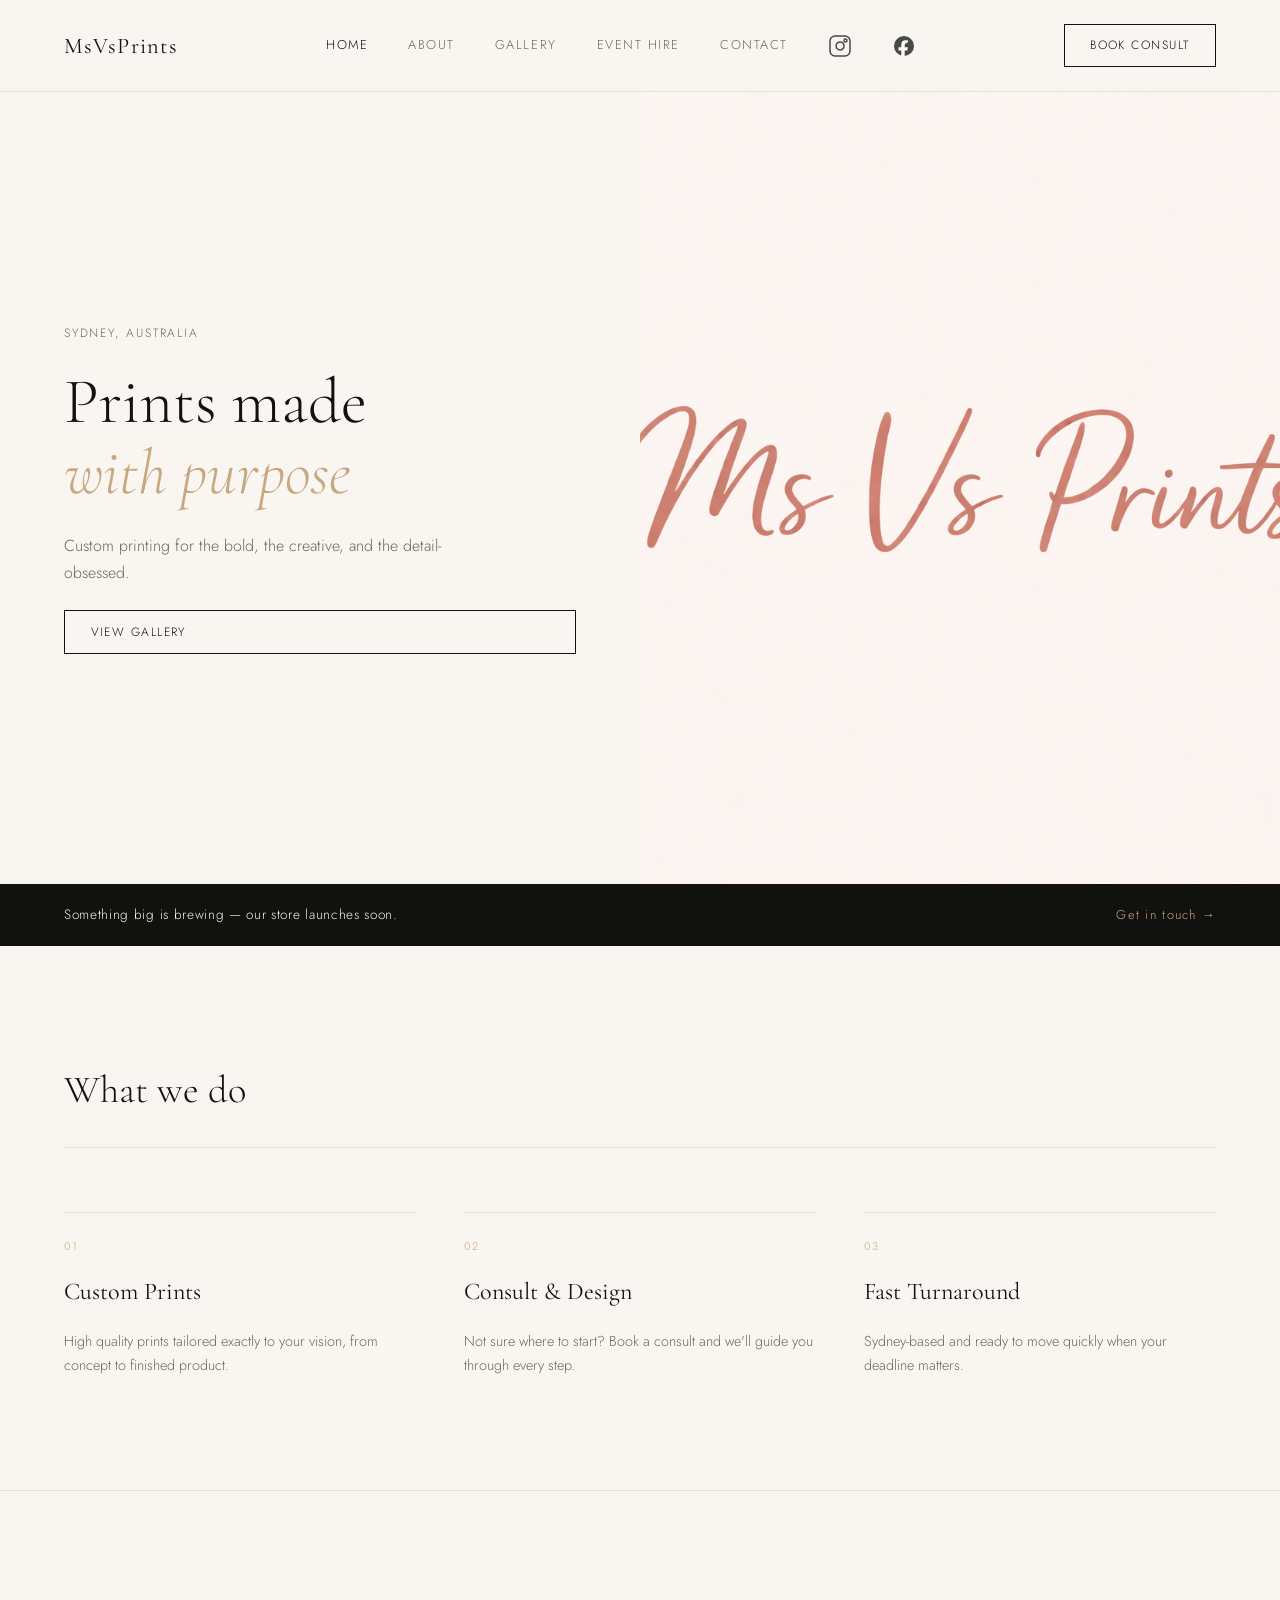
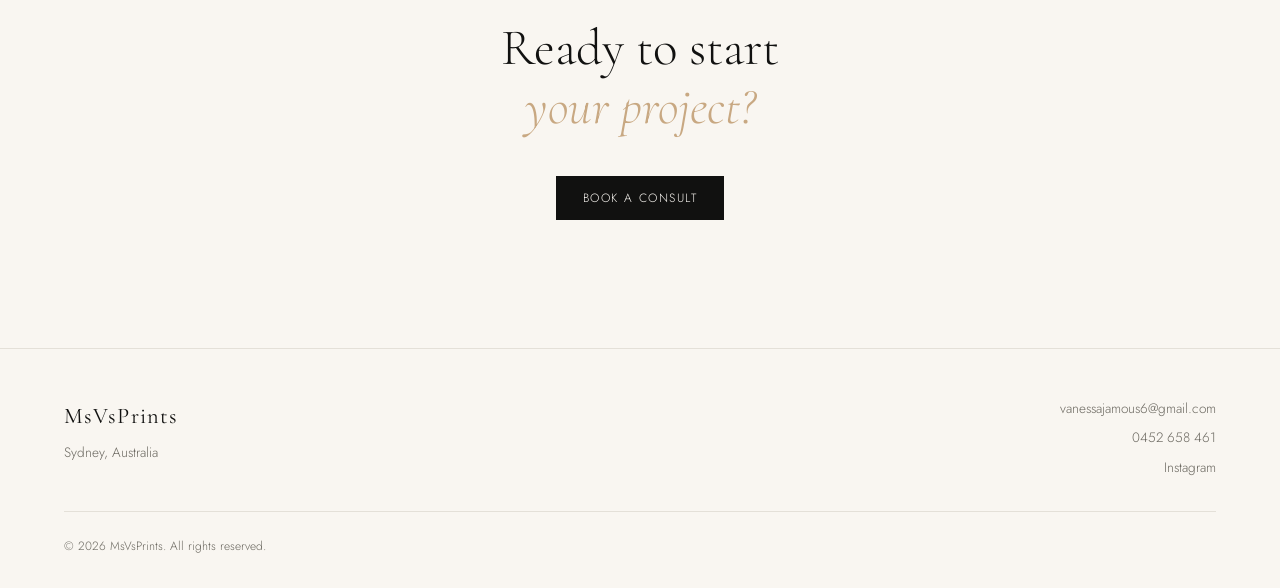
<file: index.html>
<!DOCTYPE html>
<html lang="en">
<head>
  <meta charset="UTF-8" />
  <meta name="viewport" content="width=device-width, initial-scale=1.0" />
  <title>MsVsPrints</title>
  <link rel="stylesheet" href="style.css" />
  <link href="https://fonts.googleapis.com/css2?family=Cormorant+Garamond:ital,wght@0,300;0,400;1,300&family=Jost:wght@300;400;500&display=swap" rel="stylesheet" />
</head>
<body>

  <!-- NAV -->
  <header class="nav">
    <a href="index.html" class="logo">MsVsPrints</a>
    <nav>
      <a href="index.html" class="active">Home</a>
      <a href="pages/about.html">About</a>
      <a href="pages/gallery.html">Gallery</a>
      <a href="pages/event-hire.html">Event Hire</a>
      <a href="pages/contact.html">Contact</a>
      <a href="https://www.instagram.com/msvsprints/" target="_blank" class="social-icon" title="Instagram"><img src="instagram-icon.svg" alt="Instagram" style="height: 24px; width: 24px; display: inline;" /></a>
      <a href="https://www.facebook.com/profile.php?id=61572029797765" target="_blank" class="social-icon" title="Facebook"><img src="facebook-icon.svg" alt="Facebook" style="height: 24px; width: 24px; display: inline;" /></a>
    </nav>
    <a href="pages/contact.html" class="btn">Book Consult</a>
  </header>

  <!-- HERO -->
  <section class="hero">
    <div class="hero-text">
      <span class="hero-eyebrow">Sydney, Australia</span>
      <h1>Prints made<br /><em>with purpose</em></h1>
      <p>Custom printing for the bold, the creative, and the detail-obsessed.</p>
      <a href="pages/gallery.html" class="btn">View Gallery</a>
    </div>
    <div class="hero-image">
      <img src="main%20images/Main.png" alt="MsVsPrints" />
    </div>
  </section>

  <!-- INTRO STRIP -->
  <section class="strip">
    <p>Something big is brewing — our store launches soon.</p>
    <a href="pages/contact.html">Get in touch →</a>
  </section>

  <!-- SERVICES -->
  <section class="services">
    <h2>What we do</h2>
    <div class="services-grid">
      <div class="service-card">
        <span class="service-num">01</span>
        <h3>Custom Prints</h3>
        <p>High quality prints tailored exactly to your vision, from concept to finished product.</p>
      </div>
      <div class="service-card">
        <span class="service-num">02</span>
        <h3>Consult & Design</h3>
        <p>Not sure where to start? Book a consult and we'll guide you through every step.</p>
      </div>
      <div class="service-card">
        <span class="service-num">03</span>
        <h3>Fast Turnaround</h3>
        <p>Sydney-based and ready to move quickly when your deadline matters.</p>
      </div>
    </div>
  </section>

  <!-- CTA -->
  <section class="cta">
    <h2>Ready to start<br /><em>your project?</em></h2>
    <a href="pages/contact.html" class="btn btn-dark">Book a Consult</a>
  </section>

  <!-- FOOTER -->
  <footer class="footer">
    <div class="footer-left">
      <span class="logo">MsVsPrints</span>
      <p>Sydney, Australia</p>
    </div>
    <div class="footer-right">
      <a href="mailto:vanessajamous6@gmail.com">vanessajamous6@gmail.com</a>
      <a href="tel:0452658461">0452 658 461</a>
      <a href="https://www.instagram.com/msvsprints/" target="_blank">Instagram</a>
    </div>
    <div class="footer-bottom">
      <p>© 2026 MsVsPrints. All rights reserved.</p>
    </div>
  </footer>

</body>
</html>
</file>
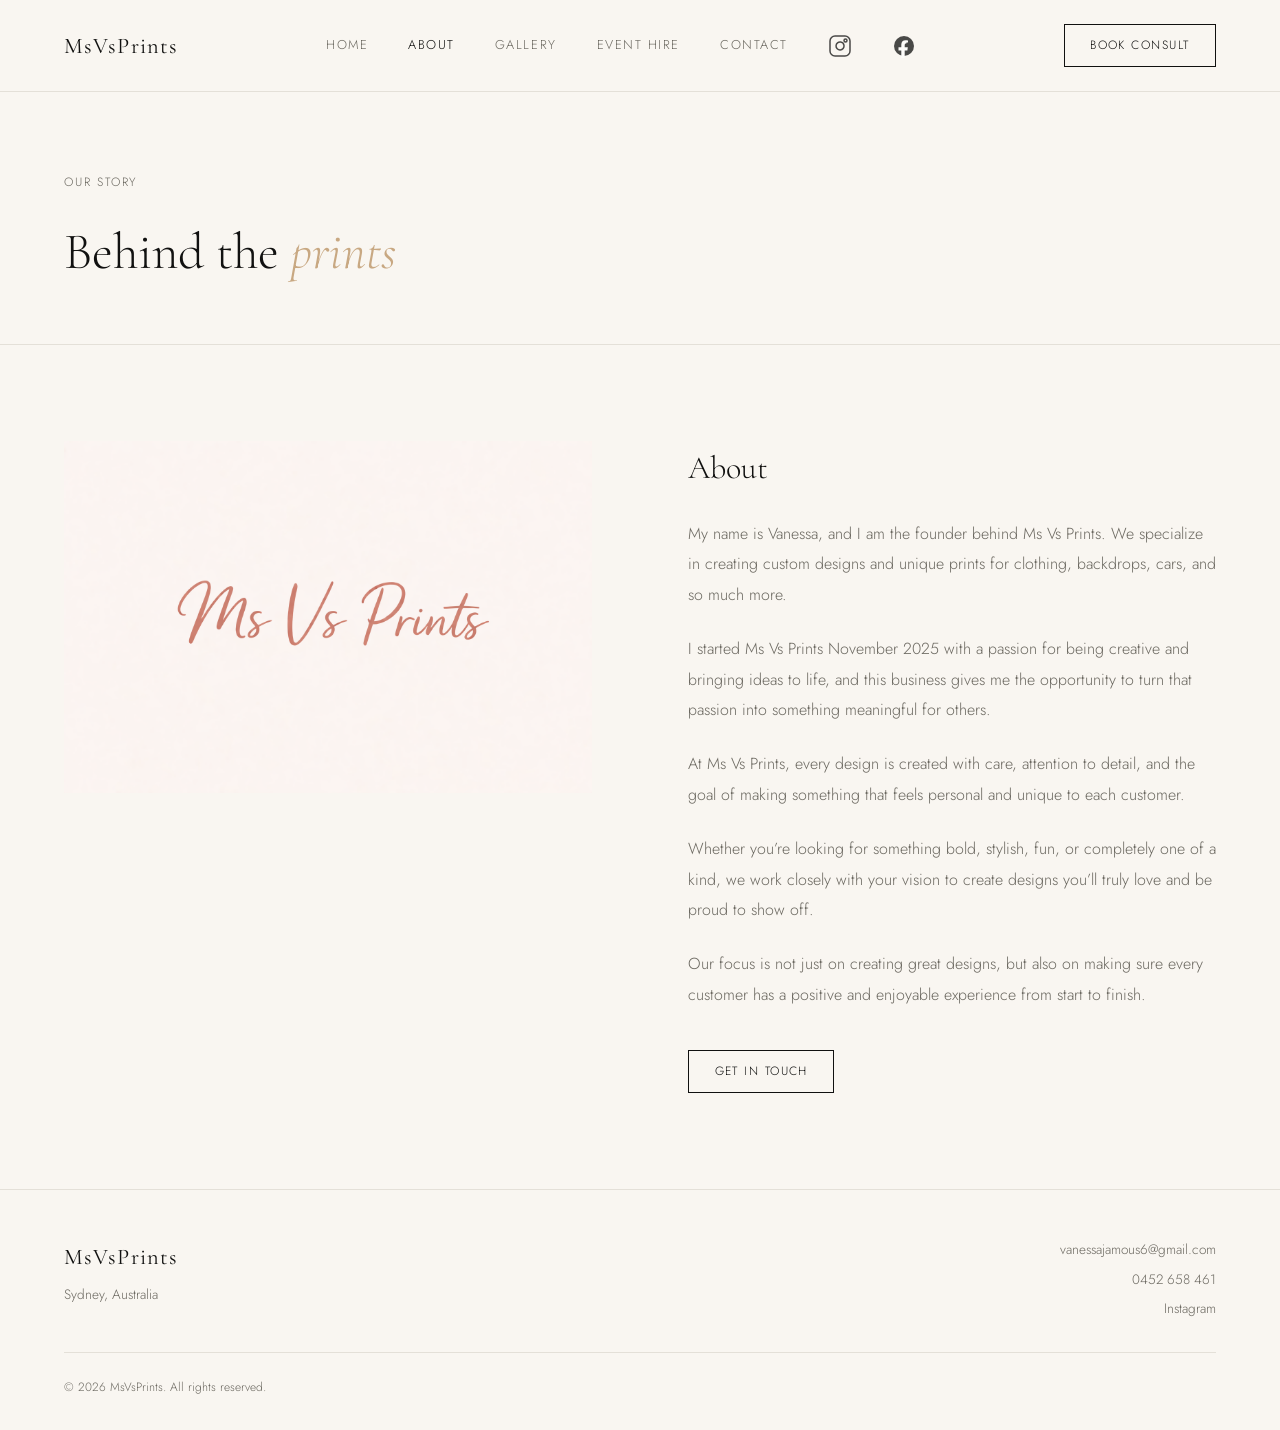
<file: pages/about.html>
<!DOCTYPE html>
<html lang="en">
<head>
  <meta charset="UTF-8" />
  <meta name="viewport" content="width=device-width, initial-scale=1.0" />
  <title>About — MsVsPrints</title>
  <link rel="stylesheet" href="../style.css" />
  <link href="https://fonts.googleapis.com/css2?family=Cormorant+Garamond:ital,wght@0,300;0,400;1,300&family=Jost:wght@300;400;500&display=swap" rel="stylesheet" />
</head>
<body>

  <header class="nav">
    <a href="../index.html" class="logo">MsVsPrints</a>
    <nav>
      <a href="../index.html">Home</a>
      <a href="about.html" class="active">About</a>
      <a href="gallery.html">Gallery</a>
      <a href="event-hire.html">Event Hire</a>
      <a href="contact.html">Contact</a>
      <a href="https://www.instagram.com/msvsprints/" target="_blank" class="social-icon" title="Instagram"><img src="../instagram-icon.svg" alt="Instagram" style="height: 24px; width: 24px; display: inline;" /></a>
      <a href="https://www.facebook.com/profile.php?id=61572029797765" target="_blank" class="social-icon" title="Facebook"><img src="../facebook-icon.svg" alt="Facebook" style="height: 24px; width: 24px; display: inline;" /></a>
    </nav>
    <a href="contact.html" class="btn">Book Consult</a>
  </header>

  <section class="page-hero">
    <span>Our Story</span>
    <h1>Behind the <em>prints</em></h1>
  </section>

  <section class="about-body">
    <div class="about-image">
      <img src="../main%20images/Main.png" alt="About MsVsPrints" />
    </div>
    <div class="about-text">
      <h2>About</h2>
      <p>My name is Vanessa, and I am the founder behind Ms Vs Prints. We specialize in creating custom designs and unique prints for clothing, backdrops, cars, and so much more.</p>
      <p>I started Ms Vs Prints November 2025 with a passion for being creative and bringing ideas to life, and this business gives me the opportunity to turn that passion into something meaningful for others.</p>
      <p>At Ms Vs Prints, every design is created with care, attention to detail, and the goal of making something that feels personal and unique to each customer.</p>
      <p>Whether you’re looking for something bold, stylish, fun, or completely one of a kind, we work closely with your vision to create designs you’ll truly love and be proud to show off.</p>
      <p>Our focus is not just on creating great designs, but also on making sure every customer has a positive and enjoyable experience from start to finish.</p>
      <a href="contact.html" class="btn" style="align-self: flex-start; margin-top: 1rem;">Get in touch</a>
    </div>
  </section>

  <footer class="footer">
    <div class="footer-left">
      <span class="logo">MsVsPrints</span>
      <p>Sydney, Australia</p>
    </div>
    <div class="footer-right">
      <a href="mailto:vanessajamous6@gmail.com">vanessajamous6@gmail.com</a>
      <a href="tel:0452658461">0452 658 461</a>
      <a href="https://www.instagram.com/msvsprints/" target="_blank">Instagram</a>
    </div>
    <div class="footer-bottom">
      <p>© 2026 MsVsPrints. All rights reserved.</p>
    </div>
  </footer>

</body>
</html>
</file>
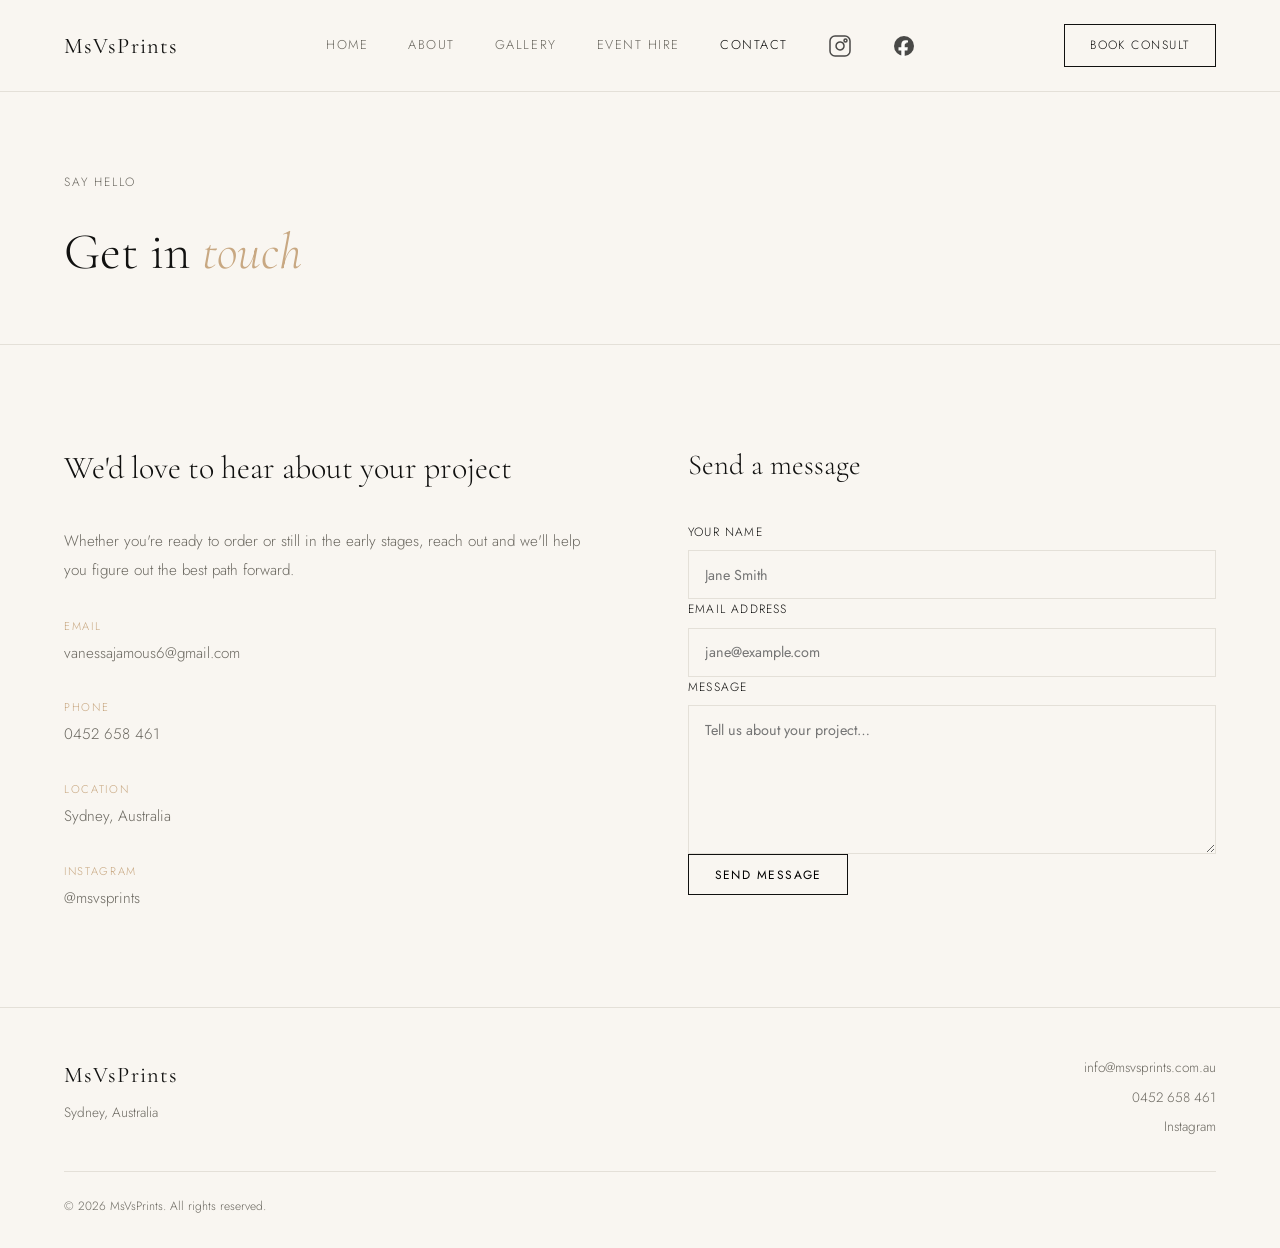
<file: pages/contact.html>
<!DOCTYPE html>
<html lang="en">
<head>
  <meta charset="UTF-8" />
  <meta name="viewport" content="width=device-width, initial-scale=1.0" />
  <title>Contact — MsVsPrints</title>
  <link rel="stylesheet" href="../style.css" />
  <link href="https://fonts.googleapis.com/css2?family=Cormorant+Garamond:ital,wght@0,300;0,400;1,300&family=Jost:wght@300;400;500&display=swap" rel="stylesheet" />
</head>
<body>

  <header class="nav">
    <a href="../index.html" class="logo">MsVsPrints</a>
    <nav>
      <a href="../index.html">Home</a>
      <a href="about.html">About</a>
      <a href="gallery.html">Gallery</a>
      <a href="event-hire.html">Event Hire</a>
      <a href="contact.html" class="active">Contact</a>
      <a href="https://www.instagram.com/msvsprints/" target="_blank" class="social-icon" title="Instagram"><img src="../instagram-icon.svg" alt="Instagram" style="height: 24px; width: 24px; display: inline;" /></a>
      <a href="https://www.facebook.com/profile.php?id=61572029797765" target="_blank" class="social-icon" title="Facebook"><img src="../facebook-icon.svg" alt="Facebook" style="height: 24px; width: 24px; display: inline;" /></a>
    </nav>
    <a href="contact.html" class="btn">Book Consult</a>
  </header>

  <section class="page-hero">
    <span>Say Hello</span>
    <h1>Get in <em>touch</em></h1>
  </section>

  <section class="contact-body">

    <div class="contact-info">
      <h2>We'd love to hear about your project</h2>
      <p style="color: var(--mid); font-size: 0.95rem; line-height: 1.9;">
        Whether you're ready to order or still in the early stages, reach out and we'll help you figure out the best path forward.
      </p>

      <div class="contact-detail">
        <label>Email</label>
        <a href="mailto:vanessajamous6@gmail.com">vanessajamous6@gmail.com</a>
      </div>

      <div class="contact-detail">
        <label>Phone</label>
        <a href="tel:0452658461">0452 658 461</a>
      </div>

      <div class="contact-detail">
        <label>Location</label>
        <p>Sydney, Australia</p>
      </div>

      <div class="contact-detail">
        <label>Instagram</label>
        <a href="https://www.instagram.com/msvsprints/" target="_blank">@msvsprints</a>
      </div>
    </div>

    <div class="contact-form">
      <h2 style="font-family: var(--font-display); font-size: 1.8rem; font-weight: 300; margin-bottom: 0.5rem;">Send a message</h2>

      <form action="https://api.web3forms.com/submit" method="POST">
        <input type="hidden" name="access_key" value="249f1e2e-d82d-4de8-a16a-f8799330c7d9" />

        <div class="form-group">
          <label for="name">YOUR NAME</label>
          <input type="text" id="name" name="name" placeholder="Jane Smith" required />
        </div>

        <div class="form-group">
          <label for="email">EMAIL ADDRESS</label>
          <input type="email" id="email" name="email" placeholder="jane@example.com" required />
        </div>

        <div class="form-group">
          <label for="message">MESSAGE</label>
          <textarea id="message" name="message" rows="6" placeholder="Tell us about your project…" required></textarea>
        </div>

        <button type="submit" class="btn" style="align-self: flex-start; background: none; font-family: var(--font-body);">SEND MESSAGE</button>

      </form>
    </div>

  </section>

  <footer class="footer">
    <div class="footer-left">
      <span class="logo">MsVsPrints</span>
      <p>Sydney, Australia</p>
    </div>
    <div class="footer-right">
      <a href="mailto:info@msvsprints.com.au">info@msvsprints.com.au</a>
      <a href="tel:0452658461">0452 658 461</a>
      <a href="https://www.instagram.com/msvsprints/" target="_blank">Instagram</a>
    </div>
    <div class="footer-bottom">
      <p>© 2026 MsVsPrints. All rights reserved.</p>
    </div>
  </footer>

</body>
</html>
</file>
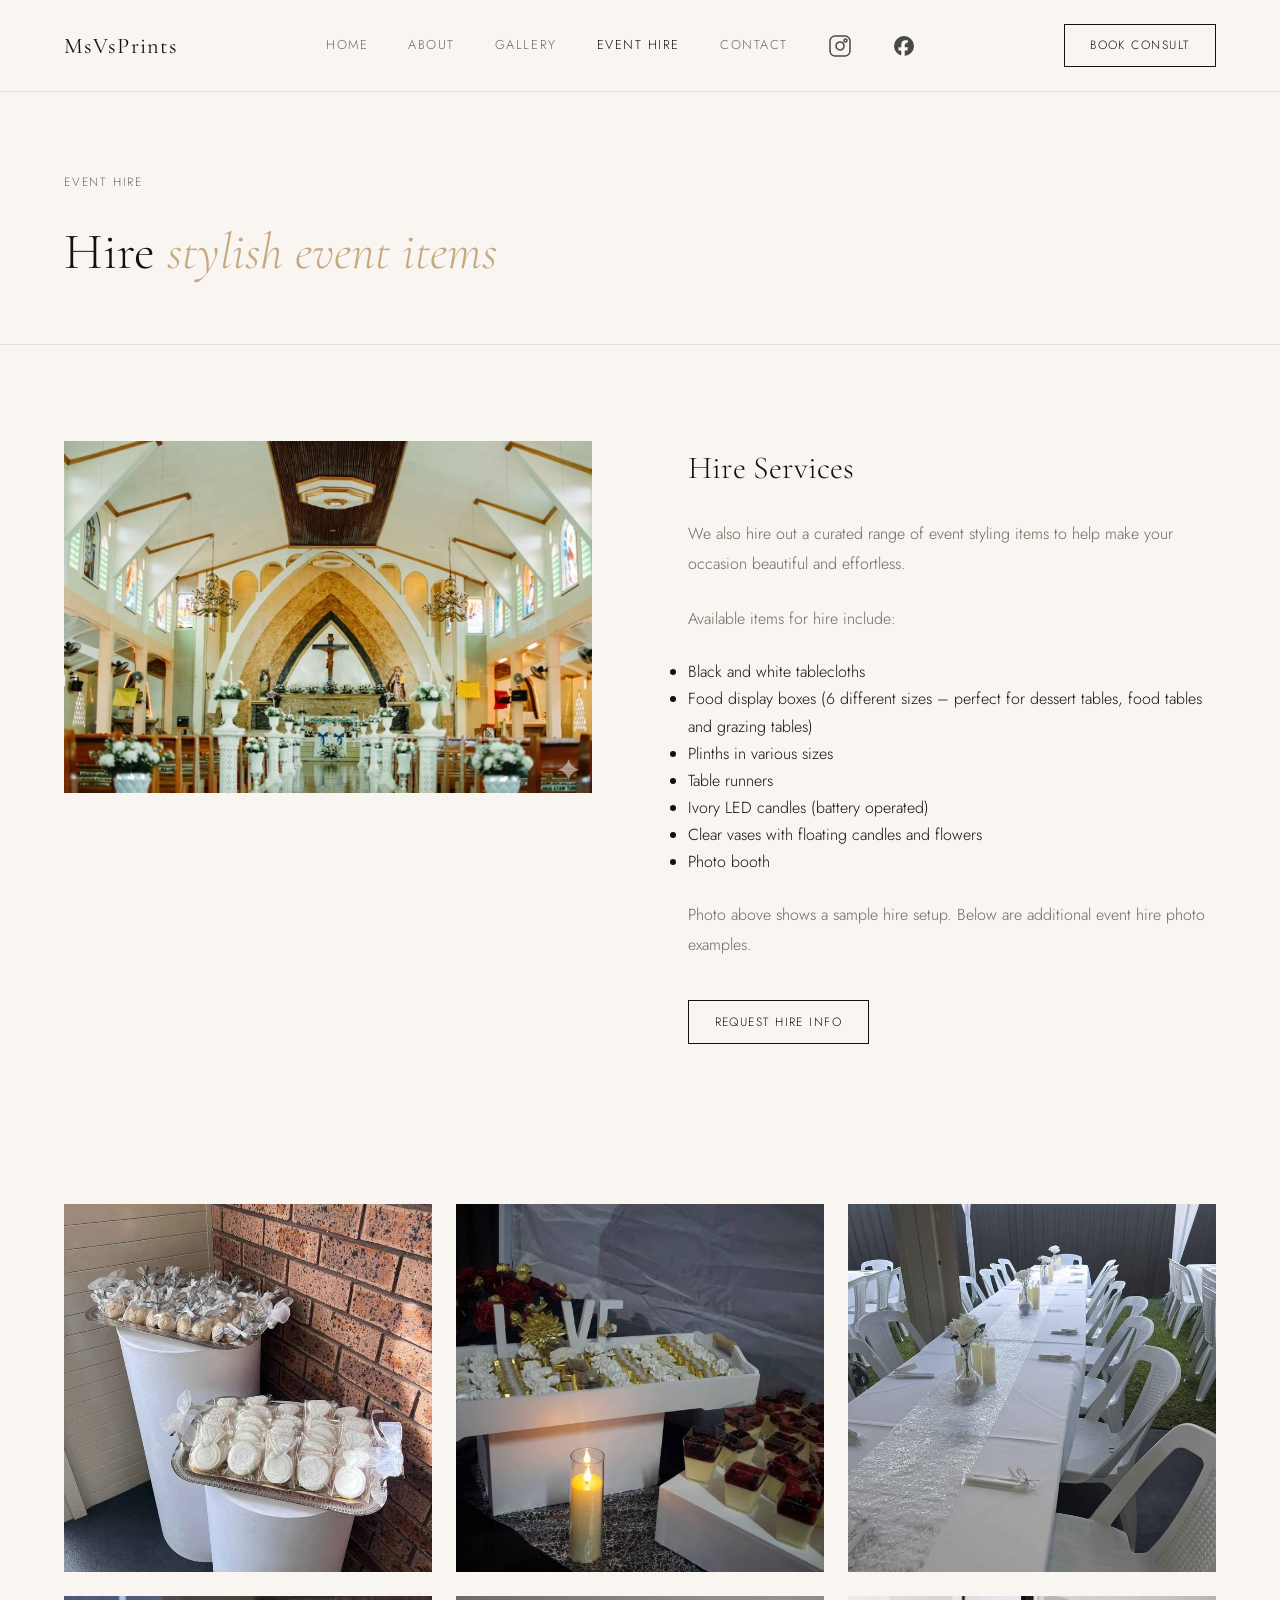
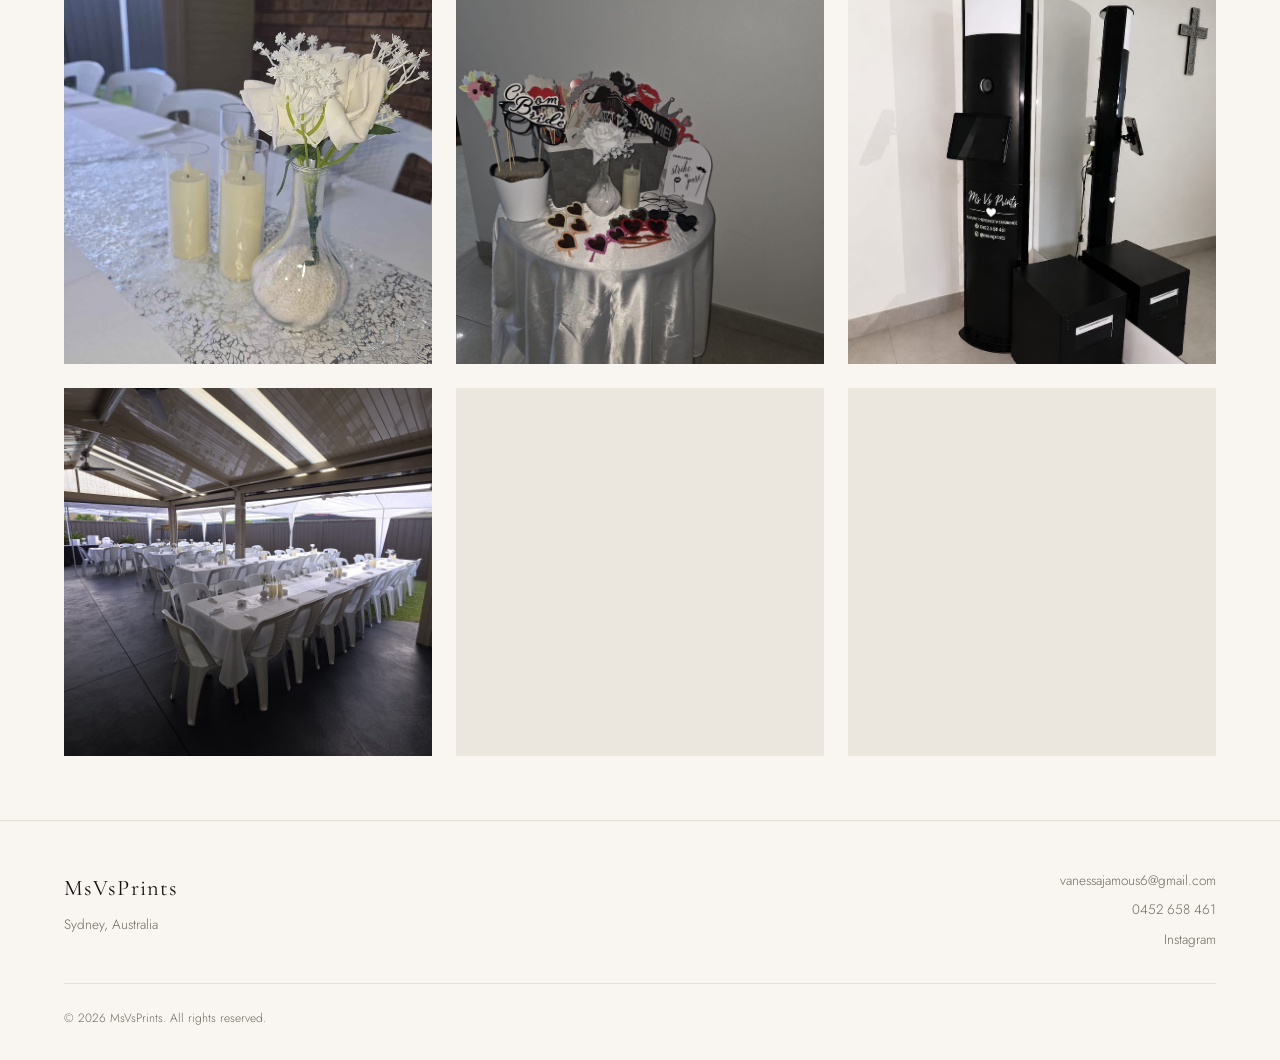
<file: pages/event-hire.html>
<!DOCTYPE html>
<html lang="en">
<head>
  <meta charset="UTF-8" />
  <meta name="viewport" content="width=device-width, initial-scale=1.0" />
  <title>Event Hire — MsVsPrints</title>
  <link rel="stylesheet" href="../style.css" />
  <link href="https://fonts.googleapis.com/css2?family=Cormorant+Garamond:ital,wght@0,300;0,400;1,300&family=Jost:wght@300;400;500&display=swap" rel="stylesheet" />
</head>
<body>

  <header class="nav">
    <a href="../index.html" class="logo">MsVsPrints</a>
    <nav>
      <a href="../index.html">Home</a>
      <a href="about.html">About</a>
      <a href="gallery.html">Gallery</a>
      <a href="event-hire.html" class="active">Event Hire</a>
      <a href="contact.html">Contact</a>
      <a href="https://www.instagram.com/msvsprints/" target="_blank" class="social-icon" title="Instagram"><img src="../instagram-icon.svg" alt="Instagram" style="height: 24px; width: 24px; display: inline;" /></a>
      <a href="https://www.facebook.com/profile.php?id=61572029797765" target="_blank" class="social-icon" title="Facebook"><img src="../facebook-icon.svg" alt="Facebook" style="height: 24px; width: 24px; display: inline;" /></a>
    </nav>
    <a href="contact.html" class="btn">Book Consult</a>
  </header>

  <section class="page-hero">
    <span>Event Hire</span>
    <h1>Hire <em>stylish event items</em></h1>
  </section>

  <section class="about-body">
    <div class="about-image">
      <img src="../images/Gemini_Generated_Image_4fwhyx4fwhyx4fwh.png" alt="Event Hire setup" loading="lazy" decoding="async" />
    </div>
    <div class="about-text">
      <h2>Hire Services</h2>
      <p>We also hire out a curated range of event styling items to help make your occasion beautiful and effortless.</p>
      <p>Available items for hire include:</p>
      <ul>
        <li>Black and white tablecloths</li>
        <li>Food display boxes (6 different sizes – perfect for dessert tables, food tables and grazing tables)</li>
        <li>Plinths in various sizes</li>
        <li>Table runners</li>
        <li>Ivory LED candles (battery operated)</li>
        <li>Clear vases with floating candles and flowers</li>
        <li>Photo booth</li>
      </ul>
      <p>Photo above shows a sample hire setup. Below are additional event hire photo examples.</p>
      <a href="contact.html" class="btn" style="align-self: flex-start; margin-top: 1rem;">Request Hire Info</a>
    </div>
  </section>

  <section class="gallery-grid">
    <div class="gallery-item"><img src="../images%20for%20event%20hire/661703967_3422824127894331_6026437288769020729_n.jpg" alt="Event hire setup 1" loading="lazy" decoding="async" width="600" height="600" /></div>
    <div class="gallery-item"><img src="../images%20for%20event%20hire/661711813_1242591707594651_6437275665685562861_n.jpg" alt="Event hire setup 2" loading="lazy" decoding="async" width="600" height="600" /></div>
    <div class="gallery-item"><img src="../images%20for%20event%20hire/662477590_1922872758342363_7994501758622405286_n.jpg" alt="Event hire setup 3" loading="lazy" decoding="async" width="600" height="600" /></div>
    <div class="gallery-item"><img src="../images%20for%20event%20hire/663953112_1628197145126162_2968373386947225956_n.jpg" alt="Event hire setup 4" loading="lazy" decoding="async" width="600" height="600" /></div>
    <div class="gallery-item"><img src="../images%20for%20event%20hire/photo%20booth%20props%20.jpeg" alt="Photo booth props" loading="lazy" decoding="async" width="600" height="600" /></div>
    <div class="gallery-item"><img src="../images%20for%20event%20hire/Screenshot%202026-05-13%20163323.png" alt="Event hire setup screenshot" loading="lazy" decoding="async" width="600" height="600" /></div>
    <div class="gallery-item"><img src="../images%20for%20event%20hire/Tabless.jpeg" alt="Event hire tables" loading="lazy" decoding="async" width="600" height="600" /></div>
    <div class="gallery-item"><img src="../images%20for%20event%20hire/were%20enagaged%20front%20door%20sign%20EDITED.jpeg" alt="Engaged front door sign" loading="lazy" decoding="async" width="600" height="600" /></div>
    <div class="gallery-item"><img src="../images%20for%20event%20hire/Were%20engaged%20backdrop.jpeg" alt="Engaged backdrop" loading="lazy" decoding="async" width="600" height="600" /></div>
  </section>

  <footer class="footer">
    <div class="footer-left">
      <span class="logo">MsVsPrints</span>
      <p>Sydney, Australia</p>
    </div>
    <div class="footer-right">
      <a href="mailto:vanessajamous6@gmail.com">vanessajamous6@gmail.com</a>
      <a href="tel:0452658461">0452 658 461</a>
      <a href="https://www.instagram.com/msvsprints/" target="_blank">Instagram</a>
    </div>
    <div class="footer-bottom">
      <p>© 2026 MsVsPrints. All rights reserved.</p>
    </div>
  </footer>

</body>
</html>
</file>
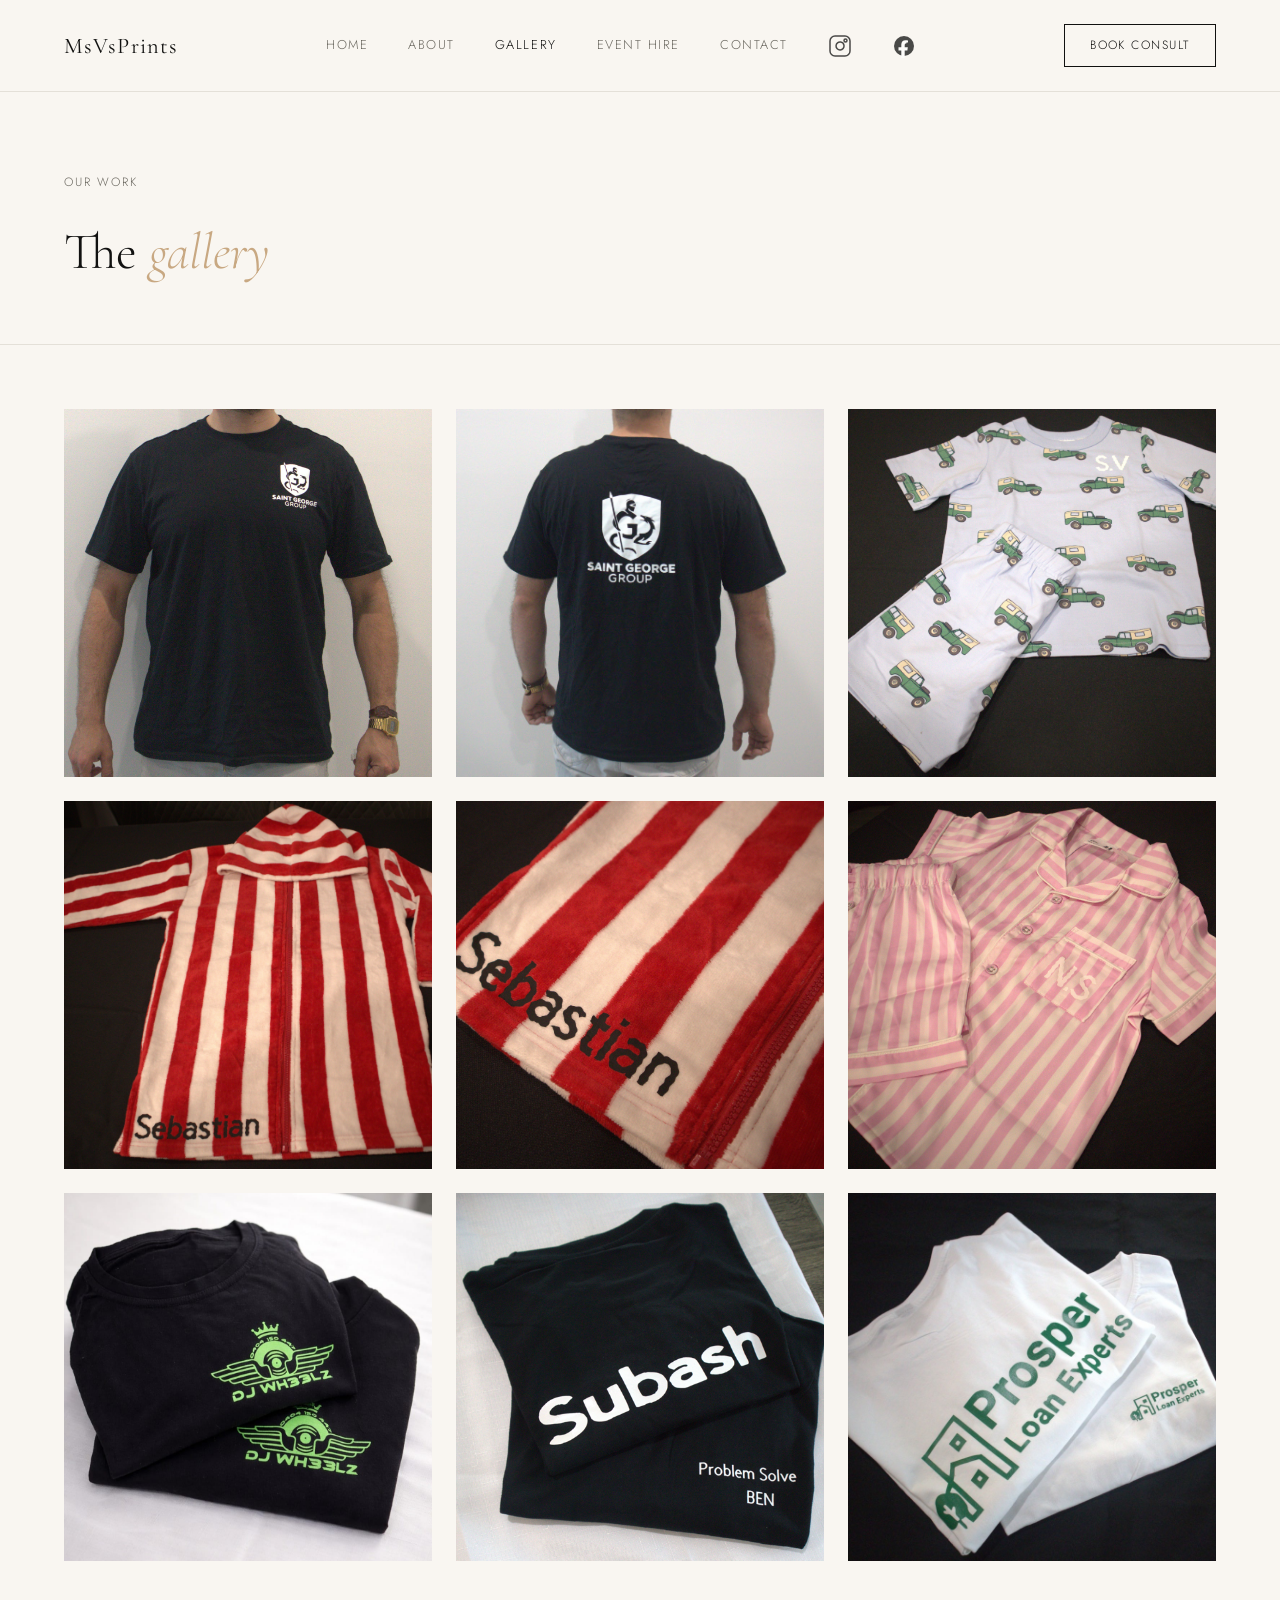
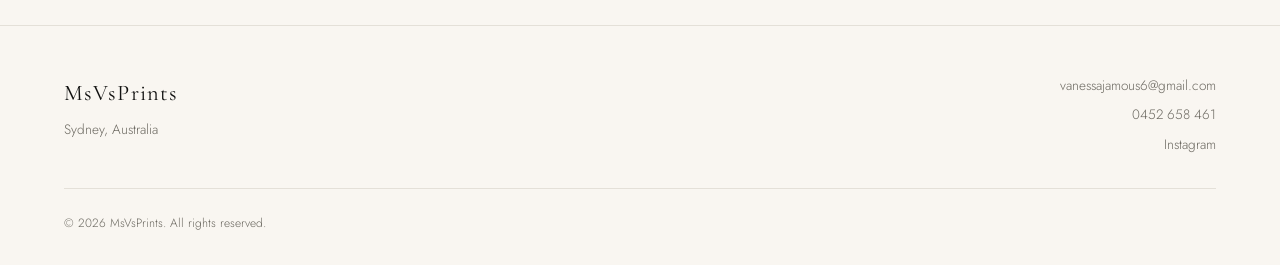
<file: pages/gallery.html>
<!DOCTYPE html>
<html lang="en">
<head>
  <meta charset="UTF-8" />
  <meta name="viewport" content="width=device-width, initial-scale=1.0" />
  <title>Gallery — MsVsPrints</title>
  <link rel="stylesheet" href="../style.css" />
  <link href="https://fonts.googleapis.com/css2?family=Cormorant+Garamond:ital,wght@0,300;0,400;1,300&family=Jost:wght@300;400;500&display=swap" rel="stylesheet" />
</head>
<body>

  <header class="nav">
    <a href="../index.html" class="logo">MsVsPrints</a>
    <nav>
      <a href="../index.html">Home</a>
      <a href="about.html">About</a>
      <a href="gallery.html" class="active">Gallery</a>
      <a href="event-hire.html">Event Hire</a>
      <a href="contact.html">Contact</a>
      <a href="https://www.instagram.com/msvsprints/" target="_blank" class="social-icon" title="Instagram"><img src="../instagram-icon.svg" alt="Instagram" style="height: 24px; width: 24px; display: inline;" /></a>
      <a href="https://www.facebook.com/profile.php?id=61572029797765" target="_blank" class="social-icon" title="Facebook"><img src="../facebook-icon.svg" alt="Facebook" style="height: 24px; width: 24px; display: inline;" /></a>
    </nav>
    <a href="contact.html" class="btn">Book Consult</a>
  </header>

  <section class="page-hero">
    <span>Our Work</span>
    <h1>The <em>gallery</em></h1>
  </section>

  <section class="gallery-grid">
    <!-- Gallery images inserted from the workspace images/ folder (lazy-loaded thumbnails) -->
    <div class="gallery-item"><img src="../images/IMG_1208.jpg" alt="IMG_1208" loading="lazy" decoding="async" width="600" height="600" /></div>
    <div class="gallery-item"><img src="../images/IMG_1212.jpg" alt="IMG_1212" loading="lazy" decoding="async" width="600" height="600" /></div>
    <div class="gallery-item"><img src="../images/IMG_1252.jpg" alt="IMG_1252" loading="lazy" decoding="async" width="600" height="600" /></div>
    <div class="gallery-item"><img src="../images/IMG_1263.jpg" alt="IMG_1263" loading="lazy" decoding="async" width="600" height="600" /></div>
    <div class="gallery-item"><img src="../images/IMG_1265.jpg" alt="IMG_1265" loading="lazy" decoding="async" width="600" height="600" /></div>
    <div class="gallery-item"><img src="../images/IMG_1270.jpg" alt="IMG_1270" loading="lazy" decoding="async" width="600" height="600" /></div>
    <div class="gallery-item"><img src="../images/DJ%20WHEELS%20EDITED%20EDITION.jpeg" alt="DJ WHEELS EDITED EDITION" loading="lazy" decoding="async" width="600" height="600" /></div>
    <div class="gallery-item"><img src="../images/Screenshot%202026-01-08%20230347.png" alt="Screenshot 2026-01-08 230347" loading="lazy" decoding="async" width="600" height="600" /></div>
    <div class="gallery-item"><img src="../images/WhatsApp%20Image%202026-01-08%20at%2011.06.50%20PM.jpeg" alt="WhatsApp Image 2026-01-08 11:06:50 PM" loading="lazy" decoding="async" width="600" height="600" /></div>
  </section>

  <footer class="footer">
    <div class="footer-left">
      <span class="logo">MsVsPrints</span>
      <p>Sydney, Australia</p>
    </div>
    <div class="footer-right">
      <a href="mailto:vanessajamous6@gmail.com">vanessajamous6@gmail.com</a>
      <a href="tel:0452658461">0452 658 461</a>
      <a href="https://www.instagram.com/msvsprints/" target="_blank">Instagram</a>
    </div>
    <div class="footer-bottom">
      <p>© 2026 MsVsPrints. All rights reserved.</p>
    </div>
  </footer>

</body>
</html>
</file>
<file: style.css>
/* ============================
   MSVSPRINTS — CLEAN MINIMAL
   ============================ */

:root {
  --cream: #f9f6f1;
  --black: #111110;
  --mid: #6b6860;
  --accent: #c8a882;
  --border: #e4e0d8;
  --font-display: 'Cormorant Garamond', Georgia, serif;
  --font-body: 'Jost', sans-serif;
}

*, *::before, *::after { box-sizing: border-box; margin: 0; padding: 0; }

html { scroll-behavior: smooth; }

body {
  background: var(--cream);
  color: var(--black);
  font-family: var(--font-body);
  font-weight: 300;
  font-size: 16px;
  line-height: 1.7;
}

a { color: inherit; text-decoration: none; }

img { display: block; width: 100%; height: 100%; object-fit: cover; }

/* ---- NAV ---- */
.nav {
  display: flex;
  align-items: center;
  justify-content: space-between;
  padding: 1.5rem 4rem;
  border-bottom: 1px solid var(--border);
  position: sticky;
  top: 0;
  background: var(--cream);
  z-index: 100;
}

.logo {
  font-family: var(--font-display);
  font-size: 1.4rem;
  font-weight: 400;
  letter-spacing: 0.05em;
}

.nav nav {
  display: flex;
  gap: 2.5rem;
}

.nav nav a {
  font-size: 0.8rem;
  letter-spacing: 0.12em;
  text-transform: uppercase;
  color: var(--mid);
  transition: color 0.2s;
}

.nav nav a:hover,
.nav nav a.active { color: var(--black); }

.social-icon {
  font-size: 1.8rem !important;
  text-transform: none !important;
  letter-spacing: normal !important;
  opacity: 0.7;
  transition: opacity 0.2s;
  display: inline-flex;
  align-items: center;
  justify-content: center;
}

.social-icon img {
  width: 24px;
  height: 24px;
  object-fit: contain;
}

.social-icon:hover { opacity: 1; }

/* ---- BUTTON ---- */
.btn {
  display: inline-block;
  padding: 0.65rem 1.6rem;
  border: 1px solid var(--black);
  font-size: 0.75rem;
  letter-spacing: 0.12em;
  text-transform: uppercase;
  font-family: var(--font-body);
  transition: background 0.25s, color 0.25s;
  cursor: pointer;
}

.btn:hover { background: var(--black); color: var(--cream); }

.btn-dark {
  background: var(--black);
  color: var(--cream);
  border-color: var(--black);
}

.btn-dark:hover { background: transparent; color: var(--black); }

/* ---- HERO ---- */
.hero {
  display: grid;
  grid-template-columns: 1fr 1fr;
  min-height: 88vh;
}

.hero-text {
  padding: 6rem 4rem;
  display: flex;
  flex-direction: column;
  justify-content: center;
  gap: 1.5rem;
}

.hero-eyebrow {
  font-size: 0.75rem;
  letter-spacing: 0.15em;
  text-transform: uppercase;
  color: var(--mid);
}

.hero-text h1 {
  font-family: var(--font-display);
  font-size: clamp(3rem, 5vw, 5.5rem);
  font-weight: 300;
  line-height: 1.1;
}

.hero-text h1 em {
  font-style: italic;
  color: var(--accent);
}

.hero-text p {
  max-width: 380px;
  color: var(--mid);
  font-size: 1rem;
}

.hero-image {
  background: var(--border);
  position: relative;
  overflow: hidden;
}

.hero-placeholder {
  width: 100%;
  height: 100%;
  display: flex;
  align-items: center;
  justify-content: center;
  background: #ebe7df;
  color: var(--mid);
  font-size: 0.8rem;
  letter-spacing: 0.1em;
  text-align: center;
  padding: 2rem;
}

/* ---- STRIP ---- */
.strip {
  background: var(--black);
  color: var(--cream);
  padding: 1.2rem 4rem;
  display: flex;
  align-items: center;
  justify-content: space-between;
  font-size: 0.85rem;
  letter-spacing: 0.05em;
}

.strip a {
  color: var(--accent);
  font-size: 0.8rem;
  letter-spacing: 0.1em;
  transition: opacity 0.2s;
}

.strip a:hover { opacity: 0.7; }

/* ---- SERVICES ---- */
.services {
  padding: 7rem 4rem;
}

.services h2 {
  font-family: var(--font-display);
  font-size: clamp(2rem, 3vw, 3rem);
  font-weight: 300;
  margin-bottom: 4rem;
  padding-bottom: 1.5rem;
  border-bottom: 1px solid var(--border);
}

.services-grid {
  display: grid;
  grid-template-columns: repeat(3, 1fr);
  gap: 3rem;
}

.service-card {
  display: flex;
  flex-direction: column;
  gap: 1rem;
  padding-top: 1.5rem;
  border-top: 1px solid var(--border);
}

.service-num {
  font-size: 0.7rem;
  letter-spacing: 0.15em;
  color: var(--accent);
}

.service-card h3 {
  font-family: var(--font-display);
  font-size: 1.5rem;
  font-weight: 400;
}

.service-card p {
  color: var(--mid);
  font-size: 0.9rem;
}

/* ---- CTA ---- */
.cta {
  padding: 8rem 4rem;
  text-align: center;
  background: var(--cream);
  border-top: 1px solid var(--border);
  display: flex;
  flex-direction: column;
  align-items: center;
  gap: 2.5rem;
}

.cta h2 {
  font-family: var(--font-display);
  font-size: clamp(2.5rem, 4vw, 4.5rem);
  font-weight: 300;
  line-height: 1.15;
}

.cta h2 em {
  font-style: italic;
  color: var(--accent);
}

/* ---- FOOTER ---- */
.footer {
  border-top: 1px solid var(--border);
  padding: 3rem 4rem 2rem;
  display: grid;
  grid-template-columns: 1fr 1fr;
  grid-template-rows: auto auto;
  gap: 2rem;
}

.footer-left {
  display: flex;
  flex-direction: column;
  gap: 0.4rem;
}

.footer-left p { font-size: 0.85rem; color: var(--mid); }

.footer-right {
  display: flex;
  flex-direction: column;
  align-items: flex-end;
  gap: 0.4rem;
}

.footer-right a {
  font-size: 0.85rem;
  color: var(--mid);
  transition: color 0.2s;
}

.footer-right a:hover { color: var(--black); }

.footer-bottom {
  grid-column: 1 / -1;
  border-top: 1px solid var(--border);
  padding-top: 1.5rem;
  font-size: 0.75rem;
  color: var(--mid);
}

/* ---- PAGE HERO (inner pages) ---- */
.page-hero {
  padding: 5rem 4rem 3rem;
  border-bottom: 1px solid var(--border);
}

.page-hero span {
  font-size: 0.75rem;
  letter-spacing: 0.15em;
  text-transform: uppercase;
  color: var(--mid);
  display: block;
  margin-bottom: 1rem;
}

.page-hero h1 {
  font-family: var(--font-display);
  font-size: clamp(2.5rem, 4vw, 4rem);
  font-weight: 300;
}

.page-hero h1 em { font-style: italic; color: var(--accent); }

/* ---- ABOUT PAGE ---- */
.about-body {
  display: grid;
  grid-template-columns: 1fr 1fr;
  gap: 6rem;
  padding: 6rem 4rem;
  align-items: start;
}

.about-text { display: flex; flex-direction: column; gap: 1.5rem; }

.about-text h2 {
  font-family: var(--font-display);
  font-size: 2rem;
  font-weight: 300;
}

.about-text p { color: var(--mid); line-height: 1.9; }

.about-image {
  background: #ebe7df;
  display: flex;
  align-items: center;
  justify-content: center;
  color: var(--mid);
  font-size: 0.8rem;
  letter-spacing: 0.1em;
}

.about-image img {
  width: 100%;
  height: auto;
  object-fit: contain;
}

/* ---- GALLERY PAGE ---- */
.gallery-grid {
  display: grid;
  grid-template-columns: repeat(3, 1fr);
  gap: 1.5rem;
  padding: 4rem;
}

.gallery-item {
  aspect-ratio: 1;
  background: #ebe7df;
  overflow: hidden;
  display: flex;
  align-items: center;
  justify-content: center;
  color: var(--mid);
  font-size: 0.75rem;
  letter-spacing: 0.1em;
  transition: opacity 0.3s;
}

.gallery-item:hover { opacity: 0.85; }

.gallery-item img {
  width: 100%;
  height: 100%;
  object-fit: cover;
  display: block;
}

/* ---- CONTACT PAGE ---- */
.contact-body {
  display: grid;
  grid-template-columns: 1fr 1fr;
  gap: 6rem;
  padding: 6rem 4rem;
}

.contact-info { display: flex; flex-direction: column; gap: 2rem; }

.contact-info h2 {
  font-family: var(--font-display);
  font-size: 2rem;
  font-weight: 300;
}

.contact-detail { display: flex; flex-direction: column; gap: 0.3rem; }

.contact-detail label {
  font-size: 0.7rem;
  letter-spacing: 0.15em;
  text-transform: uppercase;
  color: var(--accent);
}

.contact-detail a, .contact-detail p {
  font-size: 0.95rem;
  color: var(--mid);
}

.contact-form { display: flex; flex-direction: column; gap: 1.5rem; }

.form-group { display: flex; flex-direction: column; gap: 0.5rem; }

.form-group label {
  font-size: 0.75rem;
  letter-spacing: 0.1em;
  text-transform: uppercase;
}

.form-group input,
.form-group textarea {
  background: transparent;
  border: 1px solid var(--border);
  padding: 0.85rem 1rem;
  font-family: var(--font-body);
  font-size: 0.9rem;
  color: var(--black);
  outline: none;
  transition: border-color 0.2s;
  resize: vertical;
}

.form-group input:focus,
.form-group textarea:focus { border-color: var(--black); }

/* ---- MOBILE ---- */
@media (max-width: 768px) {
  .nav { padding: 1.2rem 1.5rem; }
  .nav nav { display: none; }

  .hero { grid-template-columns: 1fr; min-height: auto; }
  .hero-text { padding: 4rem 1.5rem; }
  .hero-image { height: 55vw; }

  .strip { padding: 1rem 1.5rem; flex-direction: column; gap: 0.5rem; text-align: center; }

  .services { padding: 4rem 1.5rem; }
  .services-grid { grid-template-columns: 1fr; gap: 2rem; }

  .cta { padding: 5rem 1.5rem; }

  .footer { padding: 2rem 1.5rem; grid-template-columns: 1fr; }
  .footer-right { align-items: flex-start; }

  .page-hero { padding: 3rem 1.5rem 2rem; }
  .about-body, .contact-body { grid-template-columns: 1fr; gap: 3rem; padding: 3rem 1.5rem; }
  .gallery-grid { grid-template-columns: repeat(2, 1fr); padding: 2rem 1.5rem; gap: 1rem; }
}
</file>
